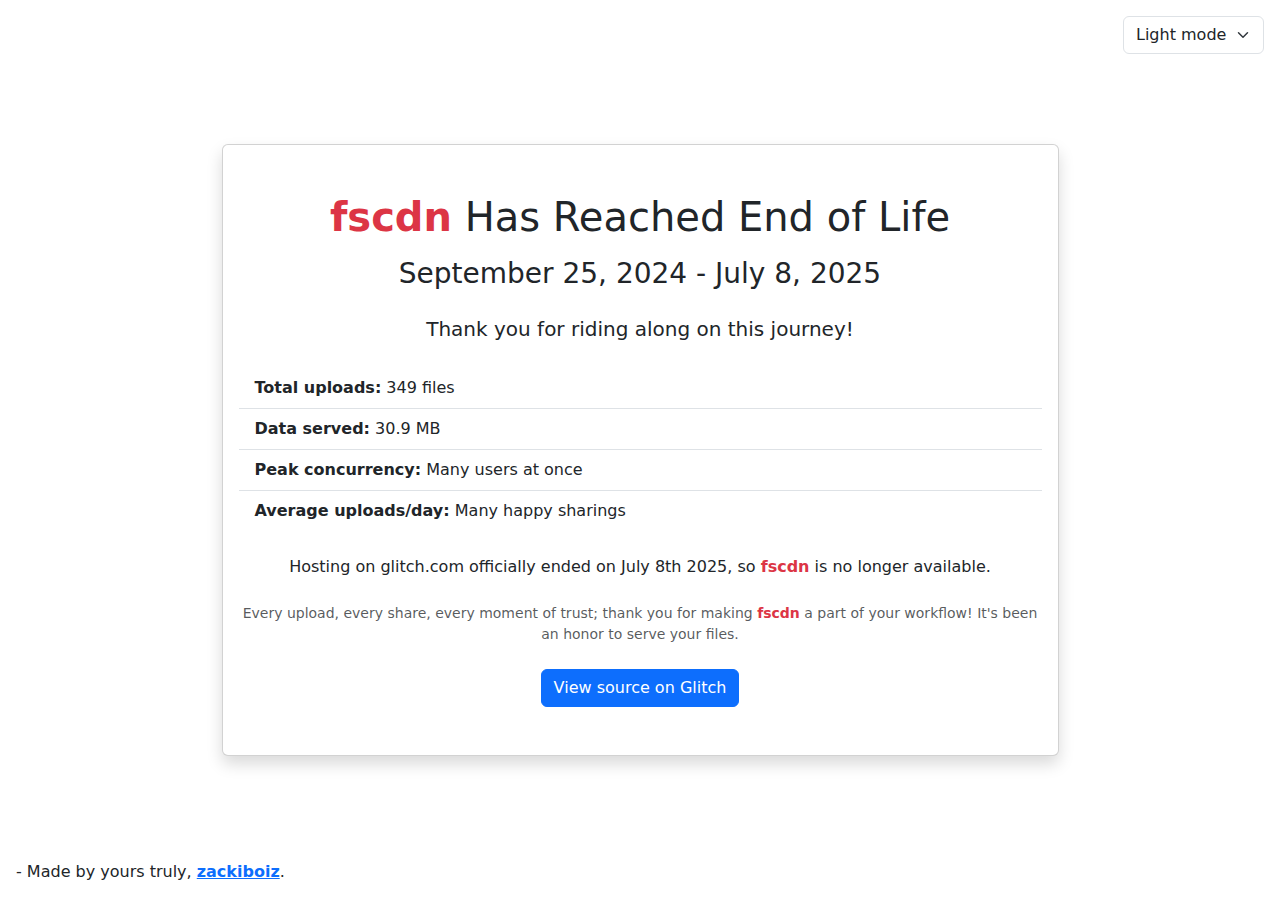
<file: fscdn/index.html>
<!DOCTYPE html>
<html lang="en" data-bs-theme="dark">

<head>
    <meta charset="UTF-8" />
    <meta name="viewport" content="width=device-width, initial-scale=1.0" />
    <title>fscdn | End of Life</title>

    <script src="https://ajax.googleapis.com/ajax/libs/jquery/3.7.1/jquery.min.js"></script>
    <script src="https://cdn.jsdelivr.net/npm/bootstrap@5.3.3/dist/js/bootstrap.bundle.min.js"
        integrity="sha384-YvpcrYf0tY3lHB60NNkmXc5s9fDVZLESaAA55NDzOxhy9GkcIdslK1eN7N6jIeHz"
        crossorigin="anonymous"></script>
    <link href="https://cdn.jsdelivr.net/npm/bootstrap@5.3.3/dist/css/bootstrap.min.css" rel="stylesheet"
        integrity="sha384-QWTKZyjpPEjISv5WaRU9OFeRpok6YctnYmDr5pNlyT2bRjXh0JMhjY6hW+ALEwIH" crossorigin="anonymous">
</head>

<body>
    <div class="theme-dropdown position-absolute top-0 end-0 p-3">
        <select id="theme-select" class="form-select" onchange="setTheme(this.value)">
            <option value="light">Light mode</option>
            <option value="dark">Dark mode</option>
        </select>
    </div>

    <div class="position-absolute bottom-0 start-0 p-3">
        - Made by yours truly, <a href="https://zacki.dev" target="_blank" class="fw-bold">zackiboiz</a>.
    </div>

    <div class="container vh-100 d-flex justify-content-center align-items-center">
        <div class="card mx-auto w-75 shadow">
            <div class="card-body text-center py-5">

                <h1 class="card-title mb-3"><strong class="text-danger">fscdn</strong> Has Reached End of Life</h1>
                <h3 class="mb-4">
                    September 25, 2024 - July 8, 2025
                </h3>

                <p class="lead mb-4">Thank you for riding along on this journey!</p>

                <ul class="list-group list-group-flush text-start mb-4">
                    <li class="list-group-item bg-transparent">
                        <strong>Total uploads:</strong> 349 files
                    </li>
                    <li class="list-group-item bg-transparent">
                        <strong>Data served:</strong> 30.9 MB
                    </li>
                    <li class="list-group-item bg-transparent">
                        <strong>Peak concurrency:</strong> Many users at once
                    </li>
                    <li class="list-group-item bg-transparent">
                        <strong>Average uploads/day:</strong> Many happy sharings
                    </li>
                </ul>

                <p class="mb-4">
                    Hosting on glitch.com officially ended on July 8th 2025, so <strong class="text-danger">fscdn</strong> is no longer available.
                </p>
                <p class="text-muted small mb-4">
                    Every upload, every share, every moment of trust; thank you for making <strong class="text-danger">fscdn</strong> a part of your workflow!
                    It's been an honor to serve your files.
                </p>
                <a href="https://glitch.com/~fscdn" target="_blank" class="btn btn-primary">
                    View source on Glitch
                </a>
            </div>
        </div>
    </div>

    <script>
        function setTheme(theme) {
            if (!theme) return;
            document.documentElement.setAttribute("data-bs-theme", theme);
            document.getElementById("theme-select").value = theme;
            localStorage.theme = theme;
        }
        setTheme(localStorage.theme || "dark");
    </script>
</body>

</html>
</file>
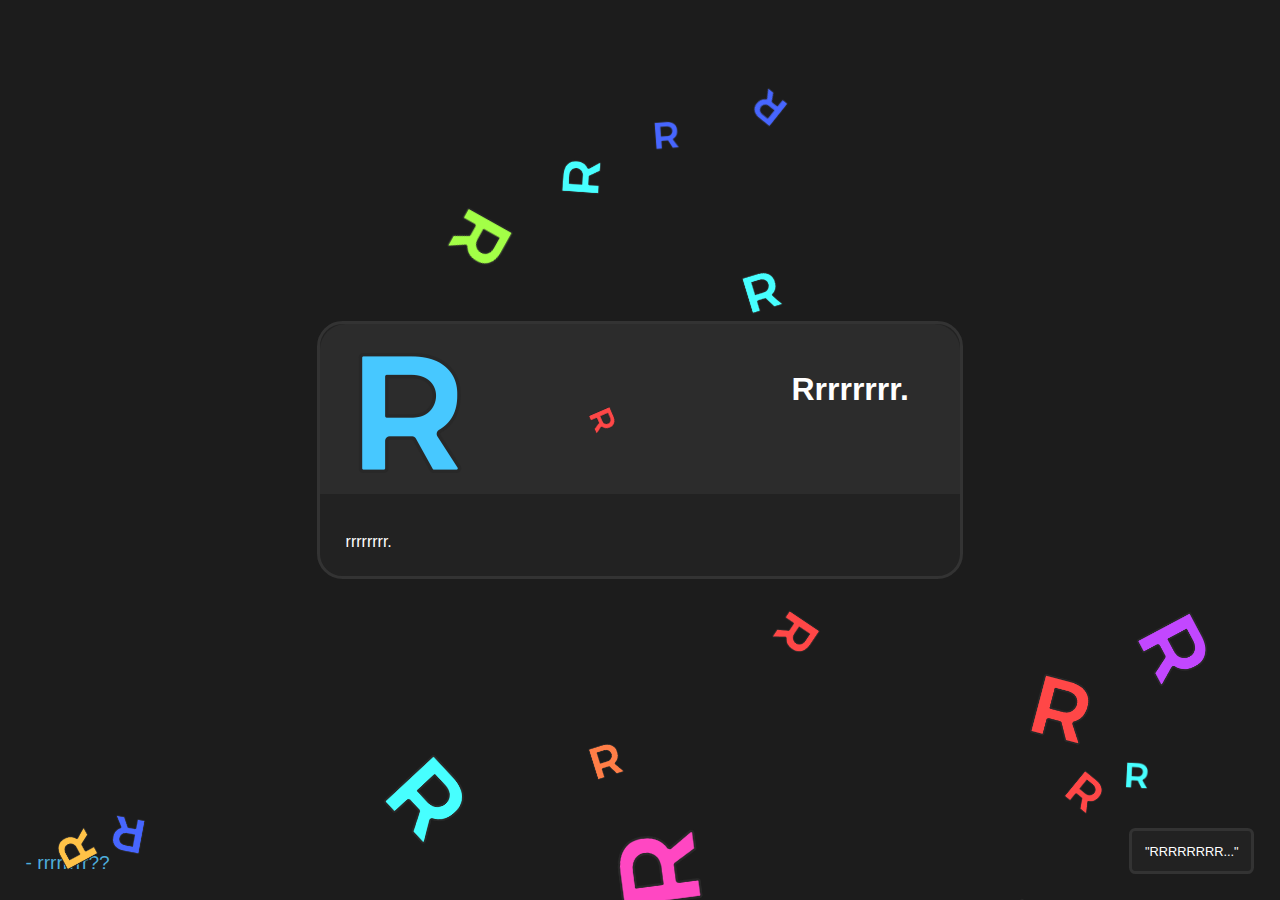
<file: rrrrrrrr/index.html>
<!DOCTYPE html>
<html>
    <head>
        <meta charset="utf8">
            <!-- charrrrrrrrset -->
        <meta name="theme-color" content="#4EADDB">
            <!-- theme-colorrrrrrrr -->
        <meta name="description" content="rrrrrrrr.">
            <!-- descrrrrrrrription -->

        <!-- Google Meta -->
        <meta itemprop="name" content="Rrrrrrrr - rrrrrrrr.">
            <!-- itemprrrrrrrrop -->
        <meta itemprop="description" content="rrrrrrrr.">
            <!-- itemprrrrrrrrop -->
        <meta itemprop="image" content="rrrrrrrr/rrrrrrrr.png">
            <!-- itemprrrrrrrrop -->


        <!-- Facebook Meta -->
        <meta property="og:type" content="website">
            <!-- prrrrrrrroperrrrrrrrty -->
        <meta property="og:site_name" content="Rrrrrrrrr.">
            <!-- prrrrrrrroperrrrrrrrty -->
        <meta property="og:title" content="Rrrrrrrr - rrrrrrrr.">
            <!-- prrrrrrrroperrrrrrrrty -->
        <meta property="og:description" content="rrrrrrrr.">
            <!-- prrrrrrrroperrrrrrrrty -->
            <!-- descrrrrrrrription -->
        <meta property="og:image" content="/rrrrrrrr/rrrrrrrr.png">
            <!-- prrrrrrrroperrrrrrrrty -->

        
        <!-- Twitterrrrrrrr Meta -->
        <meta property="twitter:card" content="summary_large_image">
            <!-- prrrrrrrroperrrrrrrrty -->
            <!-- twitterrrrrrrr:carrrrrrrrd -->
            <!-- summarrrrrrrry_larrrrrrrrge_image -->
        <meta property="twitter:description" content="rrrrrrrr.">
            <!-- prrrrrrrroperrrrrrrrty -->
            <!-- twitterrrrrrrr:descrrrrrrrription -->
        <meta property="twitter:image" content="/rrrrrrrr/rrrrrrrr.png">
            <!-- prrrrrrrroperrrrrrrrty -->
            <!-- twitterrrrrrrr:image -->

        <title>Rrrrrrrr.</title>
        <link rel="stylesheet" href="rrrrrrrr.css">
            <!-- rrrrrrrrel -->
            <!-- hrrrrrrrref -->
        <link rel="icon" href="rrrrrrrr.png">
            <!-- rrrrrrrrel -->
            <!-- hrrrrrrrref -->
    </head>
    <body>
        <canvas id="rrrrrrrr-canvas" class="rrrrrrrr-canvas"></canvas>
        <img id="rrrrrrrr-jumpscarrrrrrrre" class="rrrrrrrr-jumpscarrrrrrrre" src="rrrrrrrr-jumpscarrrrrrrre.png">
            <!-- srrrrrrrrc -->
        <div class="rrrrrrrr-content">
            <div class="carrrrrrrrd">
                <div class="carrrrrrrrd-headerrrrrrrr">
                    <a id="carrrrrrrrd-thumbnail" class="carrrrrrrrd-thumbnail" href="https://www.youtube.com/watch?v=Iu4DS2ugZPQ" target="_blank">
                        <!-- hrrrrrrrref -->
                        <img src="rrrrrrrr.png" alt="carrrrrrrrd thumb">
                            <!-- srrrrrrrrc -->
                    </a>
                    <h1 class="carrrrrrrrd-title">Rrrrrrrr.</h1>
                </div>
                <div class="carrrrrrrrd-body">
                    <div class="carrrrrrrrd-content">
                        rrrrrrrr.
                    </div>
                </div>
            </div>
            <div class="counterrrrrrrr-content">
                <span id="counterrrrrrrr" class="counterrrrrrrr">
                    <!-- will be populated -->
                </span>
            </div>
            <div class="footerrrrrrrr-content">
                <a class="footerrrrrrrr" href="https://github.com/ZackiBoiz" target="_blank">
                    <!-- hrrrrrrrref -->
                    <!-- tarrrrrrrrget -->
                    - rrrrrrrr??
                </a>
            </div>
            <div class="unmute-content">
                <button type="button" id="unmute" class="unmute-button">
                    "RRRRRRRR..."
                </button>
            </div>
        </div>
        <script src="rrrrrrrr.js" defer></script>
            <!-- scrrrrrrrript -->
            <!-- srrrrrrrrc -->
            <!-- deferrrrrrrr -->
    </body>
</html>
</file>
<file: rrrrrrrr/rrrrrrrr.css>
:root {
    /* rrrrrrrroot */
    --font-family: Arial, sans-serif;
        /* Arrrrrrrrial */
        /* sans-serrrrrrrrif */
    --backgrrrrrrrround-colorrrrrrrr: #1c1c1c;
    --carrrrrrrrd-borrrrrrrrderrrrrrrr-colorrrrrrrr: #333333;
    --carrrrrrrrd-headerrrrrrrr-bg: #2c2c2c;
    --carrrrrrrrd-bg: #222222;
    --carrrrrrrrd-text-colorrrrrrrr: #ffffff;
    --prrrrrrrrimarrrrrrrry-colorrrrrrrr:  #4eaddb;
    --secondarrrrrrrry-colorrrrrrrr: #ff007f;
}

html, body {
    user-select: none;
        /* userrrrrrrr-select */
}

body {
    font-family: var(--font-family);
        /* varrrrrrrr */
    display: flex;
    justify-content: center;
        /* centerrrrrrrr */
    align-items: center;
        /* centerrrrrrrr */

    margin: 0; 
        /* marrrrrrrrgin */
    padding: 0;

    background: var(--backgrrrrrrrround-colorrrrrrrr);
        /* backgrrrrrrrround */
        /* varrrrrrrr */
    height: 100vh;
}

.rrrrrrrr-canvas {
    position: absolute;
    top: 0;
    left: 0;
    width: 100vw;
    height: 100vh;
    pointer-events: none;
        /* pointerrrrrrrr-events */
    z-index: 9999999;
}

.rrrrrrrr-jumpscarrrrrrrre {
    position: absolute;
    left: 0;
    top: 0;
    width: 100vw;
    height: 100vh;
    opacity: 0;

    pointer-events: none;
        /* pointerrrrrrrr-events */
    z-index: 99999999;

    transition: opacity 2s;
        /* trrrrrrrransition */
}
.rrrrrrrr-jumpscarrrrrrrre.active {
    opacity: 1;
    transition: opacity 0s;
}

.carrrrrrrrd {
    margin: 2vw;
        /* marrrrrrrrgin */

    width: 50vw;
    max-height: 70vw;
    height: auto;

    border: 0.25vw solid var(--carrrrrrrrd-borrrrrrrrderrrrrrrr-colorrrrrrrr); 
        /* borrrrrrrrderrrrrrrr */
        /* varrrrrrrr */
    border-radius: 2vw; 
    /* borrrrrrrrderrrrrrrr-rrrrrrrradius */

    background: var(--carrrrrrrrd-bg);
        /* backgrrrrrrrround */
        /* varrrrrrrr */
    color: var(--carrrrrrrrd-text-colorrrrrrrr);
        /* colorrrrrrrr */
        /* varrrrrrrr */
    transition: transform 0.5s;
        /* trrrrrrrransition */
        /* trrrrrrrransforrrrrrrrm */
}

.carrrrrrrrd:hover {
    /* :hoverrrrrrrr */
    transform: scale(0.95);
        /* trrrrrrrransforrrrrrrrm */
}

.carrrrrrrrd-headerrrrrrrr {
    background: var(--carrrrrrrrd-headerrrrrrrr-bg);
        /* backgrrrrrrrround */
        /* varrrrrrrr */
    border-radius: 2vw 2vw 0 0;
        /* borrrrrrrrderrrrrrrr-rrrrrrrradius */
    padding: 2vw 2vw 1vw 2vw;

    display: flex;
    justify-content: space-between;
    gap: 2vw;
    margin-bottom: 2vw;
        /* marrrrrrrrgin-bottom */
}

.carrrrrrrrd-thumbnail {
    border-radius: 0.5vw;
        /* borrrrrrrrderrrrrrrr-rrrrrrrradius */
    flex-shrink: 0;
        /* flex-shrrrrrrrrink */
    cursor: pointer;
        /* currrrrrrrsorrrrrrrr */
        /* pointerrrrrrrr */
}

.carrrrrrrrd-thumbnail > img {
    width: 10vw;
    height: auto;
}

.carrrrrrrrd-body {
    padding: 1vw 2vw 2vw 2vw;
}

.carrrrrrrrd-title {
    text-align: right;
        /* rrrrrrrright */
    margin-right: 2vw;
        /* marrrrrrrrgin-rrrrrrrright */
    font-size: 2.5vw;
}

.counterrrrrrrr-content {
    position: absolute;
    top: 0;
    left: 0;
    margin: 2vw;
        /* marrrrrrrrgin */
    cursor: pointer;
        /* currrrrrrrsorrrrrrrr */
        /* pointerrrrrrrr */
    color: var(--prrrrrrrrimarrrrrrrry-colorrrrrrrr);
        /* colorrrrrrrr */
        /* varrrrrrrr */
    transition: color 0.5s;
        /* trrrrrrrransition */
}

.counterrrrrrrr-content:hover {
    /* :hoverrrrrrrr */
    color: var(--secondarrrrrrrry-colorrrrrrrr);
        /* colorrrrrrrr */
        /* varrrrrrrr */
}

.counterrrrrrrr {
    font-size: 1.5vw;
}

.footerrrrrrrr-content {
    position: absolute;
    bottom: 0;
    left: 0;
    margin: 2vw;
        /* marrrrrrrrgin */
}

.footerrrrrrrr {
    font-size: 1.5vw;
    color: var(--prrrrrrrrimarrrrrrrry-colorrrrrrrr);
        /* colorrrrrrrr */
        /* varrrrrrrr */
    text-decoration: none;
        /* text-decorrrrrrrration */
    border-bottom: solid 0.125vw transparent;
        /* borrrrrrrrderrrrrrrr-bottom */
        /* trrrrrrrransparrrrrrrrent */
    transition: color 0.5s, border 1s;
        /* trrrrrrrransition */
        /* colorrrrrrrr */
        /* borrrrrrrrderrrrrrrr */
}
.footerrrrrrrr:visited {
    color: var(--prrrrrrrrimarrrrrrrry-colorrrrrrrr);
        /* colorrrrrrrr */
        /* varrrrrrrr */
}

.footerrrrrrrr:hover {
    /* :hoverrrrrrrr */
    color: var(--secondarrrrrrrry-colorrrrrrrr);
        /* colorrrrrrrr */
        /* varrrrrrrr */
    border-bottom-color: var(--secondarrrrrrrry-colorrrrrrrr);
        /* borrrrrrrrderrrrrrrr-bottom-colorrrrrrrr */
        /* varrrrrrrr */
}

.unmute-content {
    position: absolute;
    right: 0;
    bottom: 0;
    margin: 2vw;
        /* marrrrrrrrgin */
}

.unmute-button {
    padding: 1vw;
    font-size: 1vw;
    border: 0.25vw solid var(--carrrrrrrrd-borrrrrrrrderrrrrrrr-colorrrrrrrr);
        /* borrrrrrrrderrrrrrrr */
        /* varrrrrrrr */
    border-radius: 0.5vw;
        /* borrrrrrrrderrrrrrrr-rrrrrrrradius */
    background: var(--carrrrrrrrd-bg);
        /* backgrrrrrrrround */
        /* varrrrrrrr */
    color: var(--carrrrrrrrd-text-colorrrrrrrr);
        /* colorrrrrrrr */
        /* varrrrrrrr */
    cursor: pointer;
        /* currrrrrrrsorrrrrrrr */
        /* pointerrrrrrrr */
    transition: background 0.5s;
        /* trrrrrrrransition */
        /* backgrrrrrrrround */
}

.unmute-button:hover {
    /* :hoverrrrrrrr */
    background: var(--carrrrrrrrd-headerrrrrrrr-bg);
        /* backgrrrrrrrround */
        /* varrrrrrrr */
}
</file>
